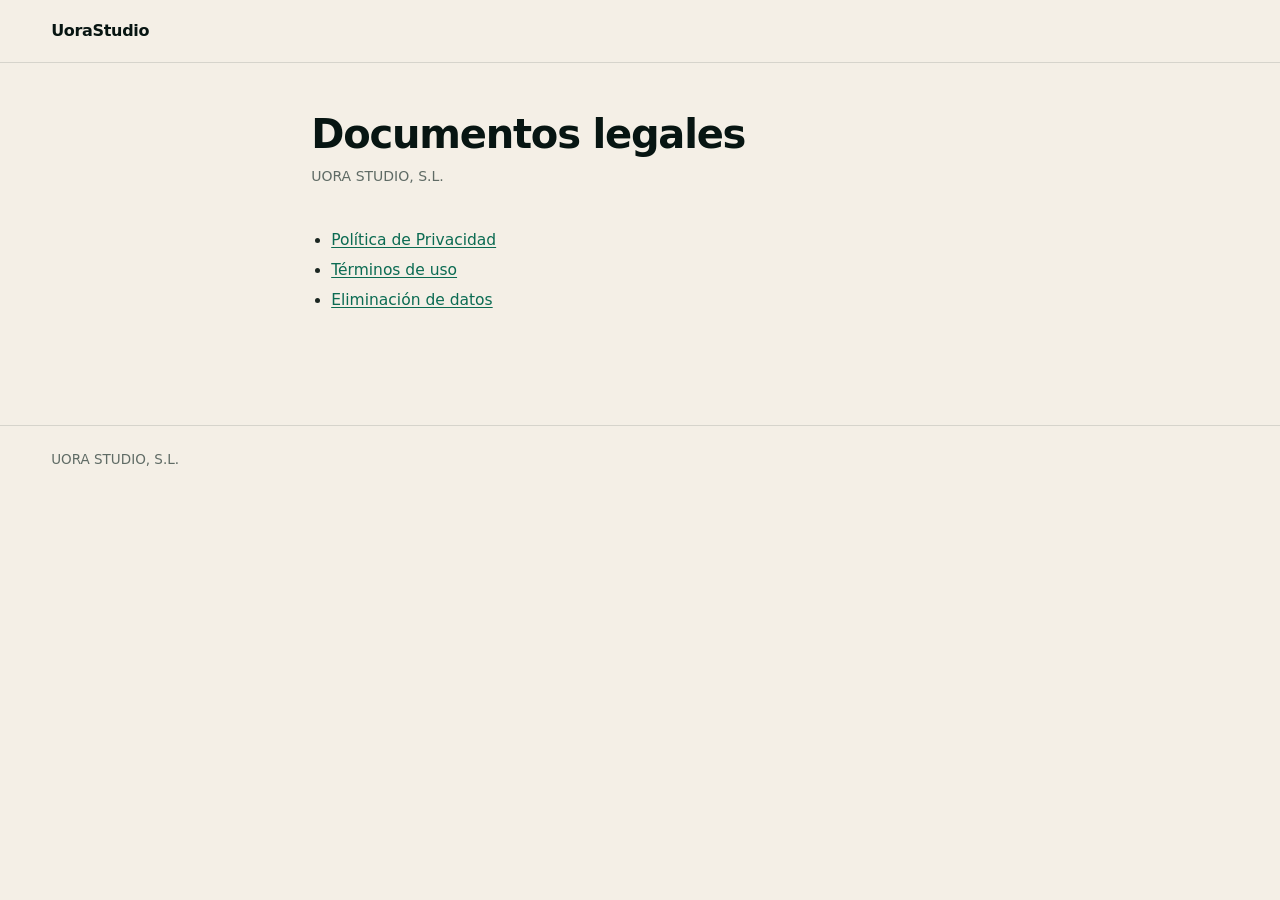
<file: index.html>
<!doctype html>
<html lang="es">
<head>
  <meta charset="utf-8" />
  <meta name="viewport" content="width=device-width, initial-scale=1" />
  <title>Documentos legales · UoraStudio</title>
  <link rel="stylesheet" href="legal/legal.css" />
</head>
<body>
  <header><a href="https://www.uorastudio.com">UoraStudio</a></header>
  <main>
    <h1>Documentos legales</h1>
    <p class="meta">UORA STUDIO, S.L.</p>
    <ul>
      <li><a href="legal/privacidad.html">Política de Privacidad</a></li>
      <li><a href="legal/terminos.html">Términos de uso</a></li>
      <li><a href="legal/eliminacion-de-datos.html">Eliminación de datos</a></li>
    </ul>
  </main>
  <footer>UORA STUDIO, S.L.</footer>
</body>
</html>
</file>
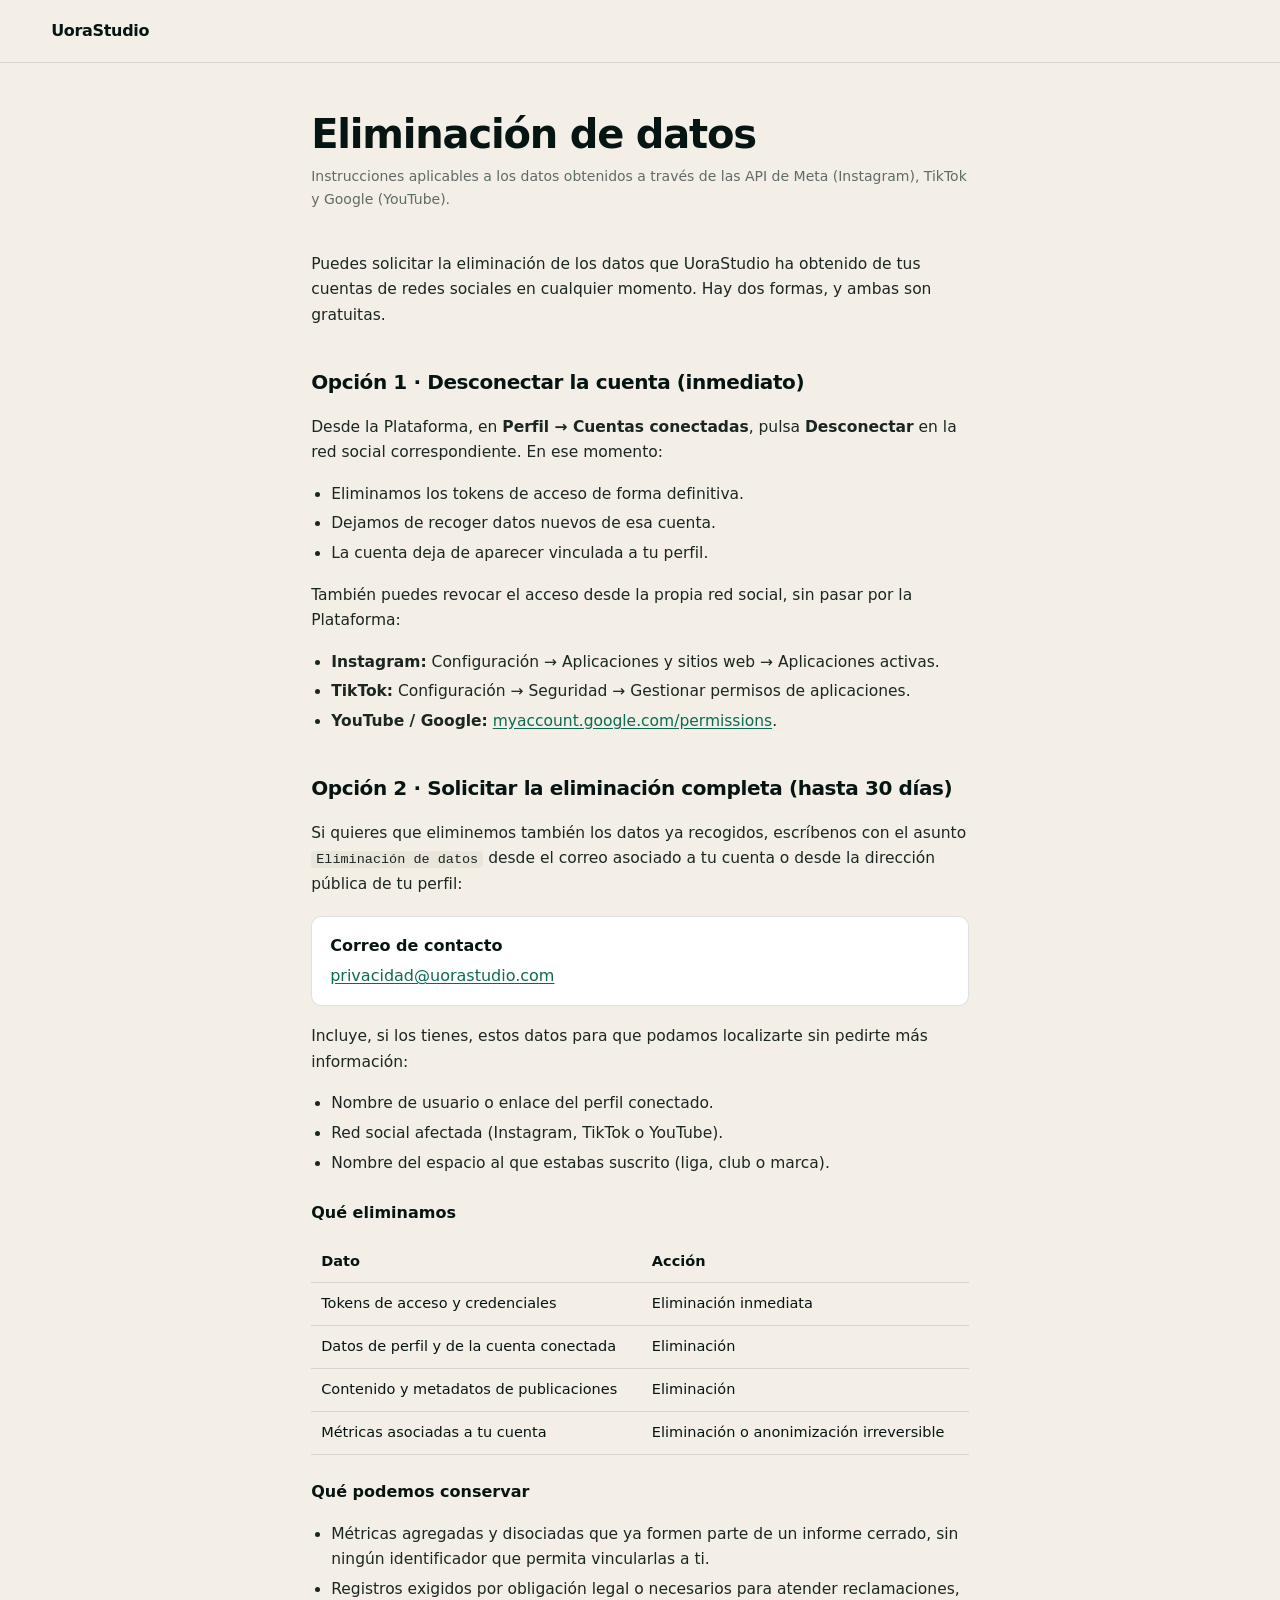
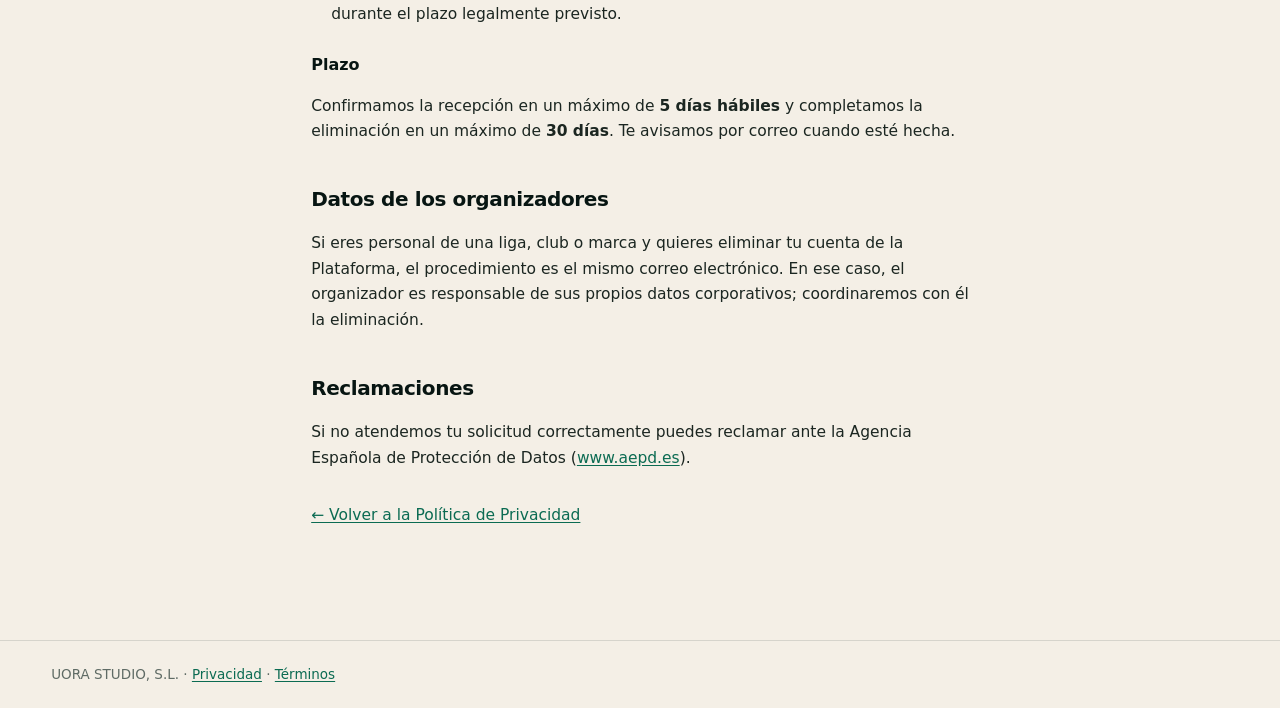
<file: legal/eliminacion-de-datos.html>
<!doctype html>
<html lang="es">
<head>
  <meta charset="utf-8" />
  <meta name="viewport" content="width=device-width, initial-scale=1" />
  <title>Eliminación de datos · UoraStudio</title>
  <meta name="description" content="Cómo solicitar la eliminación de tus datos en UoraStudio, incluidos los datos obtenidos de Instagram, TikTok y YouTube." />
  <link rel="stylesheet" href="legal.css" />
</head>
<body>
  <header><a href="https://www.uorastudio.com">UoraStudio</a></header>
  <main>
    <h1>Eliminación de datos</h1>
    <p class="meta">Instrucciones aplicables a los datos obtenidos a través de las API de Meta (Instagram), TikTok y Google (YouTube).</p>

    <p>Puedes solicitar la eliminación de los datos que UoraStudio ha obtenido de tus cuentas de redes sociales en cualquier momento. Hay dos formas, y ambas son gratuitas.</p>

    <h2>Opción 1 · Desconectar la cuenta (inmediato)</h2>
    <p>Desde la Plataforma, en <strong>Perfil → Cuentas conectadas</strong>, pulsa <strong>Desconectar</strong> en la red social correspondiente. En ese momento:</p>
    <ul>
      <li>Eliminamos los tokens de acceso de forma definitiva.</li>
      <li>Dejamos de recoger datos nuevos de esa cuenta.</li>
      <li>La cuenta deja de aparecer vinculada a tu perfil.</li>
    </ul>
    <p>También puedes revocar el acceso desde la propia red social, sin pasar por la Plataforma:</p>
    <ul>
      <li><strong>Instagram:</strong> Configuración → Aplicaciones y sitios web → Aplicaciones activas.</li>
      <li><strong>TikTok:</strong> Configuración → Seguridad → Gestionar permisos de aplicaciones.</li>
      <li><strong>YouTube / Google:</strong> <a href="https://myaccount.google.com/permissions" rel="noopener" target="_blank">myaccount.google.com/permissions</a>.</li>
    </ul>

    <h2>Opción 2 · Solicitar la eliminación completa (hasta 30 días)</h2>
    <p>Si quieres que eliminemos también los datos ya recogidos, escríbenos con el asunto <code>Eliminación de datos</code> desde el correo asociado a tu cuenta o desde la dirección pública de tu perfil:</p>

    <div class="box">
      <strong>Correo de contacto</strong>
      <a href="mailto:privacidad@uorastudio.com?subject=Eliminaci%C3%B3n%20de%20datos">privacidad@uorastudio.com</a>
    </div>

    <p>Incluye, si los tienes, estos datos para que podamos localizarte sin pedirte más información:</p>
    <ul>
      <li>Nombre de usuario o enlace del perfil conectado.</li>
      <li>Red social afectada (Instagram, TikTok o YouTube).</li>
      <li>Nombre del espacio al que estabas suscrito (liga, club o marca).</li>
    </ul>

    <h3>Qué eliminamos</h3>
    <table>
      <tr><th>Dato</th><th>Acción</th></tr>
      <tr><td>Tokens de acceso y credenciales</td><td>Eliminación inmediata</td></tr>
      <tr><td>Datos de perfil y de la cuenta conectada</td><td>Eliminación</td></tr>
      <tr><td>Contenido y metadatos de publicaciones</td><td>Eliminación</td></tr>
      <tr><td>Métricas asociadas a tu cuenta</td><td>Eliminación o anonimización irreversible</td></tr>
    </table>

    <h3>Qué podemos conservar</h3>
    <ul>
      <li>Métricas agregadas y disociadas que ya formen parte de un informe cerrado, sin ningún identificador que permita vincularlas a ti.</li>
      <li>Registros exigidos por obligación legal o necesarios para atender reclamaciones, durante el plazo legalmente previsto.</li>
    </ul>

    <h3>Plazo</h3>
    <p>Confirmamos la recepción en un máximo de <strong>5 días hábiles</strong> y completamos la eliminación en un máximo de <strong>30 días</strong>. Te avisamos por correo cuando esté hecha.</p>

    <h2>Datos de los organizadores</h2>
    <p>Si eres personal de una liga, club o marca y quieres eliminar tu cuenta de la Plataforma, el procedimiento es el mismo correo electrónico. En ese caso, el organizador es responsable de sus propios datos corporativos; coordinaremos con él la eliminación.</p>

    <h2>Reclamaciones</h2>
    <p>Si no atendemos tu solicitud correctamente puedes reclamar ante la Agencia Española de Protección de Datos (<a href="https://www.aepd.es" rel="noopener" target="_blank">www.aepd.es</a>).</p>

    <p style="margin-top:32px"><a href="privacidad.html">← Volver a la Política de Privacidad</a></p>
  </main>
  <footer>UORA STUDIO, S.L. · <a href="privacidad.html">Privacidad</a> · <a href="terminos.html">Términos</a></footer>
</body>
</html>
</file>
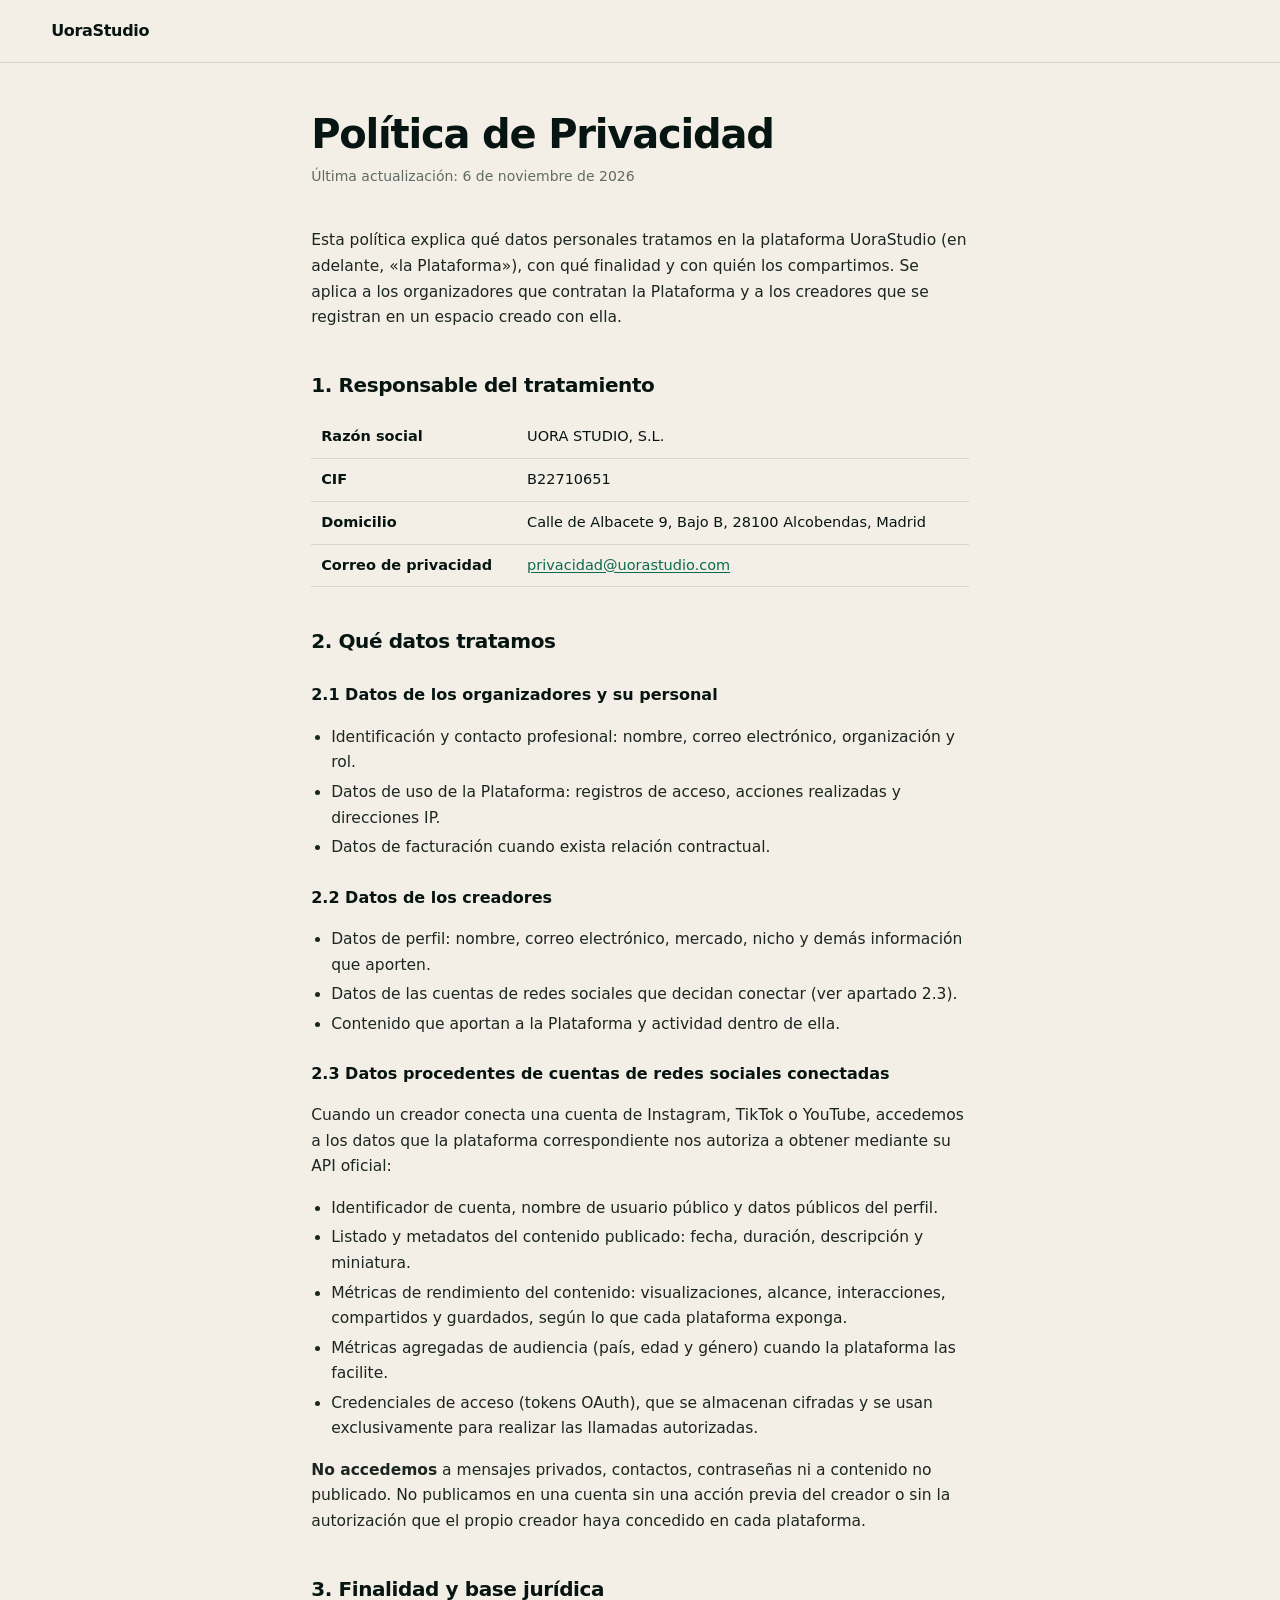
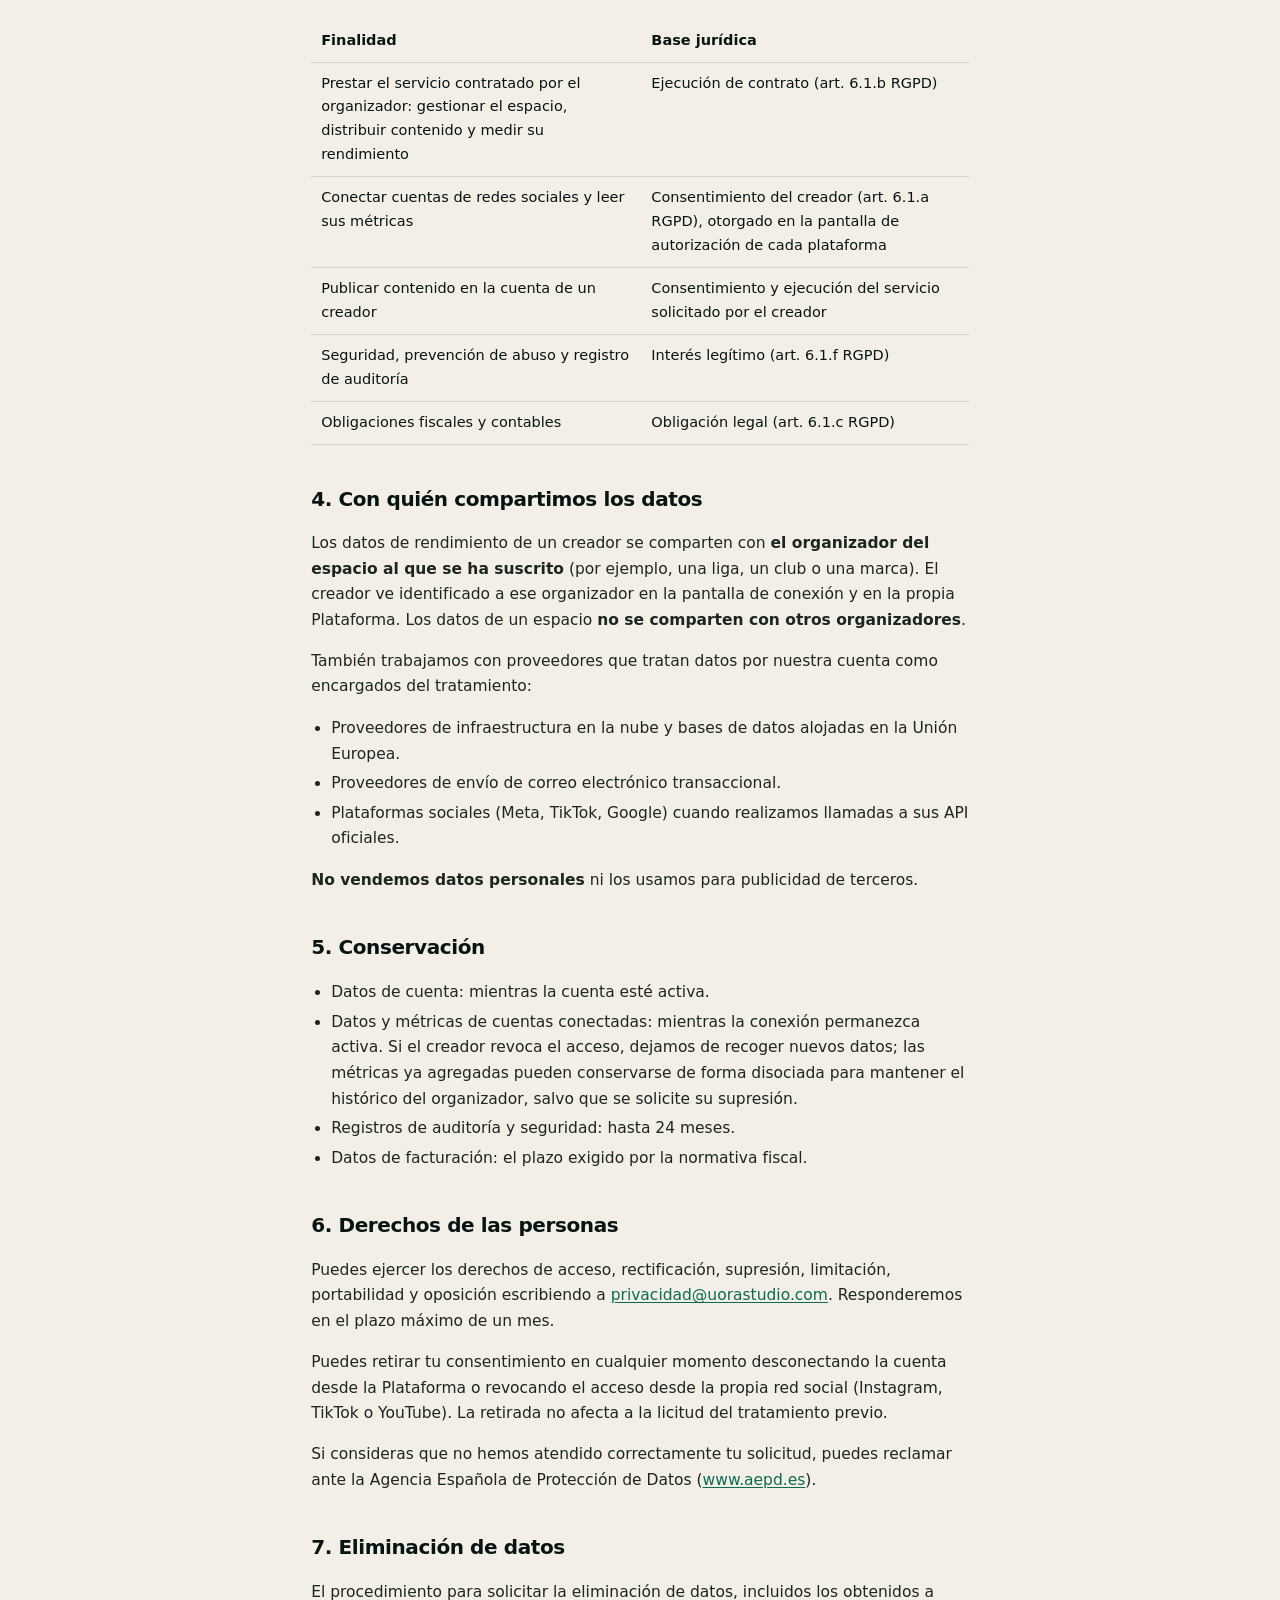
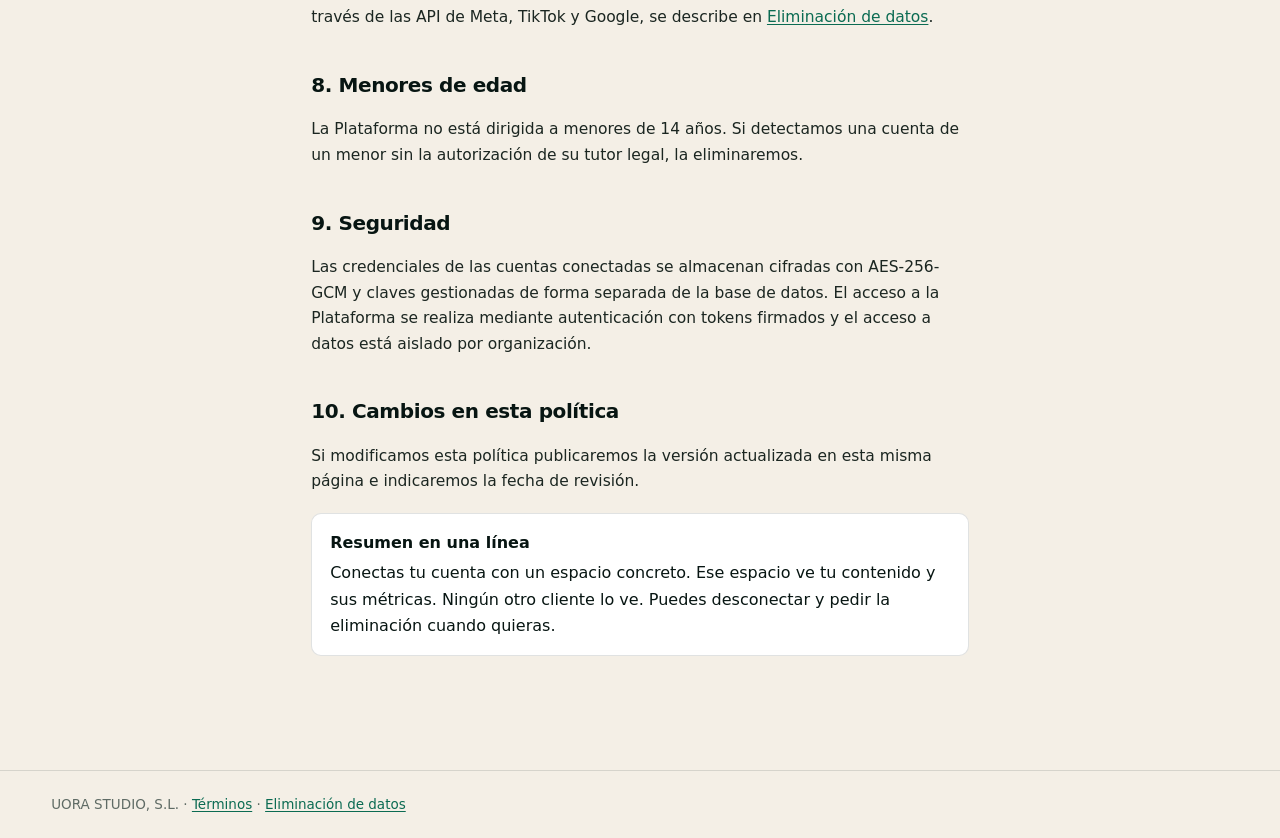
<file: legal/privacidad.html>
<!doctype html>
<html lang="es">
<head>
  <meta charset="utf-8" />
  <meta name="viewport" content="width=device-width, initial-scale=1" />
  <title>Política de Privacidad · UoraStudio</title>
  <meta name="description" content="Cómo trata UoraStudio los datos personales, incluidos los datos de cuentas de redes sociales conectadas." />
  <link rel="stylesheet" href="legal.css" />
</head>
<body>
  <header><a href="https://www.uorastudio.com">UoraStudio</a></header>
  <main>
    <h1>Política de Privacidad</h1>
    <p class="meta">Última actualización: <span data-legal="updated">6 de noviembre de 2026</span></p>

    <p>Esta política explica qué datos personales tratamos en la plataforma UoraStudio (en adelante, «la Plataforma»), con qué finalidad y con quién los compartimos. Se aplica a los organizadores que contratan la Plataforma y a los creadores que se registran en un espacio creado con ella.</p>

    <h2>1. Responsable del tratamiento</h2>
    <table>
      <tr><th>Razón social</th><td>UORA STUDIO, S.L.</td></tr>
      <tr><th>CIF</th><td>B22710651</td></tr>
      <tr><th>Domicilio</th><td>Calle de Albacete 9, Bajo B, 28100 Alcobendas, Madrid</td></tr>
      <tr><th>Correo de privacidad</th><td><a href="mailto:privacidad@uorastudio.com">privacidad@uorastudio.com</a></td></tr>
    </table>

    <h2>2. Qué datos tratamos</h2>
    <h3>2.1 Datos de los organizadores y su personal</h3>
    <ul>
      <li>Identificación y contacto profesional: nombre, correo electrónico, organización y rol.</li>
      <li>Datos de uso de la Plataforma: registros de acceso, acciones realizadas y direcciones IP.</li>
      <li>Datos de facturación cuando exista relación contractual.</li>
    </ul>

    <h3>2.2 Datos de los creadores</h3>
    <ul>
      <li>Datos de perfil: nombre, correo electrónico, mercado, nicho y demás información que aporten.</li>
      <li>Datos de las cuentas de redes sociales que decidan conectar (ver apartado 2.3).</li>
      <li>Contenido que aportan a la Plataforma y actividad dentro de ella.</li>
    </ul>

    <h3>2.3 Datos procedentes de cuentas de redes sociales conectadas</h3>
    <p>Cuando un creador conecta una cuenta de Instagram, TikTok o YouTube, accedemos a los datos que la plataforma correspondiente nos autoriza a obtener mediante su API oficial:</p>
    <ul>
      <li>Identificador de cuenta, nombre de usuario público y datos públicos del perfil.</li>
      <li>Listado y metadatos del contenido publicado: fecha, duración, descripción y miniatura.</li>
      <li>Métricas de rendimiento del contenido: visualizaciones, alcance, interacciones, compartidos y guardados, según lo que cada plataforma exponga.</li>
      <li>Métricas agregadas de audiencia (país, edad y género) cuando la plataforma las facilite.</li>
      <li>Credenciales de acceso (tokens OAuth), que se almacenan cifradas y se usan exclusivamente para realizar las llamadas autorizadas.</li>
    </ul>
    <p><strong>No accedemos</strong> a mensajes privados, contactos, contraseñas ni a contenido no publicado. No publicamos en una cuenta sin una acción previa del creador o sin la autorización que el propio creador haya concedido en cada plataforma.</p>

    <h2>3. Finalidad y base jurídica</h2>
    <table>
      <tr><th>Finalidad</th><th>Base jurídica</th></tr>
      <tr><td>Prestar el servicio contratado por el organizador: gestionar el espacio, distribuir contenido y medir su rendimiento</td><td>Ejecución de contrato (art. 6.1.b RGPD)</td></tr>
      <tr><td>Conectar cuentas de redes sociales y leer sus métricas</td><td>Consentimiento del creador (art. 6.1.a RGPD), otorgado en la pantalla de autorización de cada plataforma</td></tr>
      <tr><td>Publicar contenido en la cuenta de un creador</td><td>Consentimiento y ejecución del servicio solicitado por el creador</td></tr>
      <tr><td>Seguridad, prevención de abuso y registro de auditoría</td><td>Interés legítimo (art. 6.1.f RGPD)</td></tr>
      <tr><td>Obligaciones fiscales y contables</td><td>Obligación legal (art. 6.1.c RGPD)</td></tr>
    </table>

    <h2>4. Con quién compartimos los datos</h2>
    <p>Los datos de rendimiento de un creador se comparten con <strong>el organizador del espacio al que se ha suscrito</strong> (por ejemplo, una liga, un club o una marca). El creador ve identificado a ese organizador en la pantalla de conexión y en la propia Plataforma. Los datos de un espacio <strong>no se comparten con otros organizadores</strong>.</p>
    <p>También trabajamos con proveedores que tratan datos por nuestra cuenta como encargados del tratamiento:</p>
    <ul>
      <li>Proveedores de infraestructura en la nube y bases de datos alojadas en la Unión Europea.</li>
      <li>Proveedores de envío de correo electrónico transaccional.</li>
      <li>Plataformas sociales (Meta, TikTok, Google) cuando realizamos llamadas a sus API oficiales.</li>
    </ul>
    <p><strong>No vendemos datos personales</strong> ni los usamos para publicidad de terceros.</p>

    <h2>5. Conservación</h2>
    <ul>
      <li>Datos de cuenta: mientras la cuenta esté activa.</li>
      <li>Datos y métricas de cuentas conectadas: mientras la conexión permanezca activa. Si el creador revoca el acceso, dejamos de recoger nuevos datos; las métricas ya agregadas pueden conservarse de forma disociada para mantener el histórico del organizador, salvo que se solicite su supresión.</li>
      <li>Registros de auditoría y seguridad: hasta 24 meses.</li>
      <li>Datos de facturación: el plazo exigido por la normativa fiscal.</li>
    </ul>

    <h2>6. Derechos de las personas</h2>
    <p>Puedes ejercer los derechos de acceso, rectificación, supresión, limitación, portabilidad y oposición escribiendo a <a href="mailto:privacidad@uorastudio.com">privacidad@uorastudio.com</a>. Responderemos en el plazo máximo de un mes.</p>
    <p>Puedes retirar tu consentimiento en cualquier momento desconectando la cuenta desde la Plataforma o revocando el acceso desde la propia red social (Instagram, TikTok o YouTube). La retirada no afecta a la licitud del tratamiento previo.</p>
    <p>Si consideras que no hemos atendido correctamente tu solicitud, puedes reclamar ante la Agencia Española de Protección de Datos (<a href="https://www.aepd.es" rel="noopener" target="_blank">www.aepd.es</a>).</p>

    <h2>7. Eliminación de datos</h2>
    <p>El procedimiento para solicitar la eliminación de datos, incluidos los obtenidos a través de las API de Meta, TikTok y Google, se describe en <a href="eliminacion-de-datos.html">Eliminación de datos</a>.</p>

    <h2>8. Menores de edad</h2>
    <p>La Plataforma no está dirigida a menores de 14 años. Si detectamos una cuenta de un menor sin la autorización de su tutor legal, la eliminaremos.</p>

    <h2>9. Seguridad</h2>
    <p>Las credenciales de las cuentas conectadas se almacenan cifradas con AES-256-GCM y claves gestionadas de forma separada de la base de datos. El acceso a la Plataforma se realiza mediante autenticación con tokens firmados y el acceso a datos está aislado por organización.</p>

    <h2>10. Cambios en esta política</h2>
    <p>Si modificamos esta política publicaremos la versión actualizada en esta misma página e indicaremos la fecha de revisión.</p>

    <div class="box">
      <strong>Resumen en una línea</strong>
      Conectas tu cuenta con un espacio concreto. Ese espacio ve tu contenido y sus métricas. Ningún otro cliente lo ve. Puedes desconectar y pedir la eliminación cuando quieras.
    </div>
  </main>
  <footer>UORA STUDIO, S.L. · <a href="terminos.html">Términos</a> · <a href="eliminacion-de-datos.html">Eliminación de datos</a></footer>
</body>
</html>
</file>
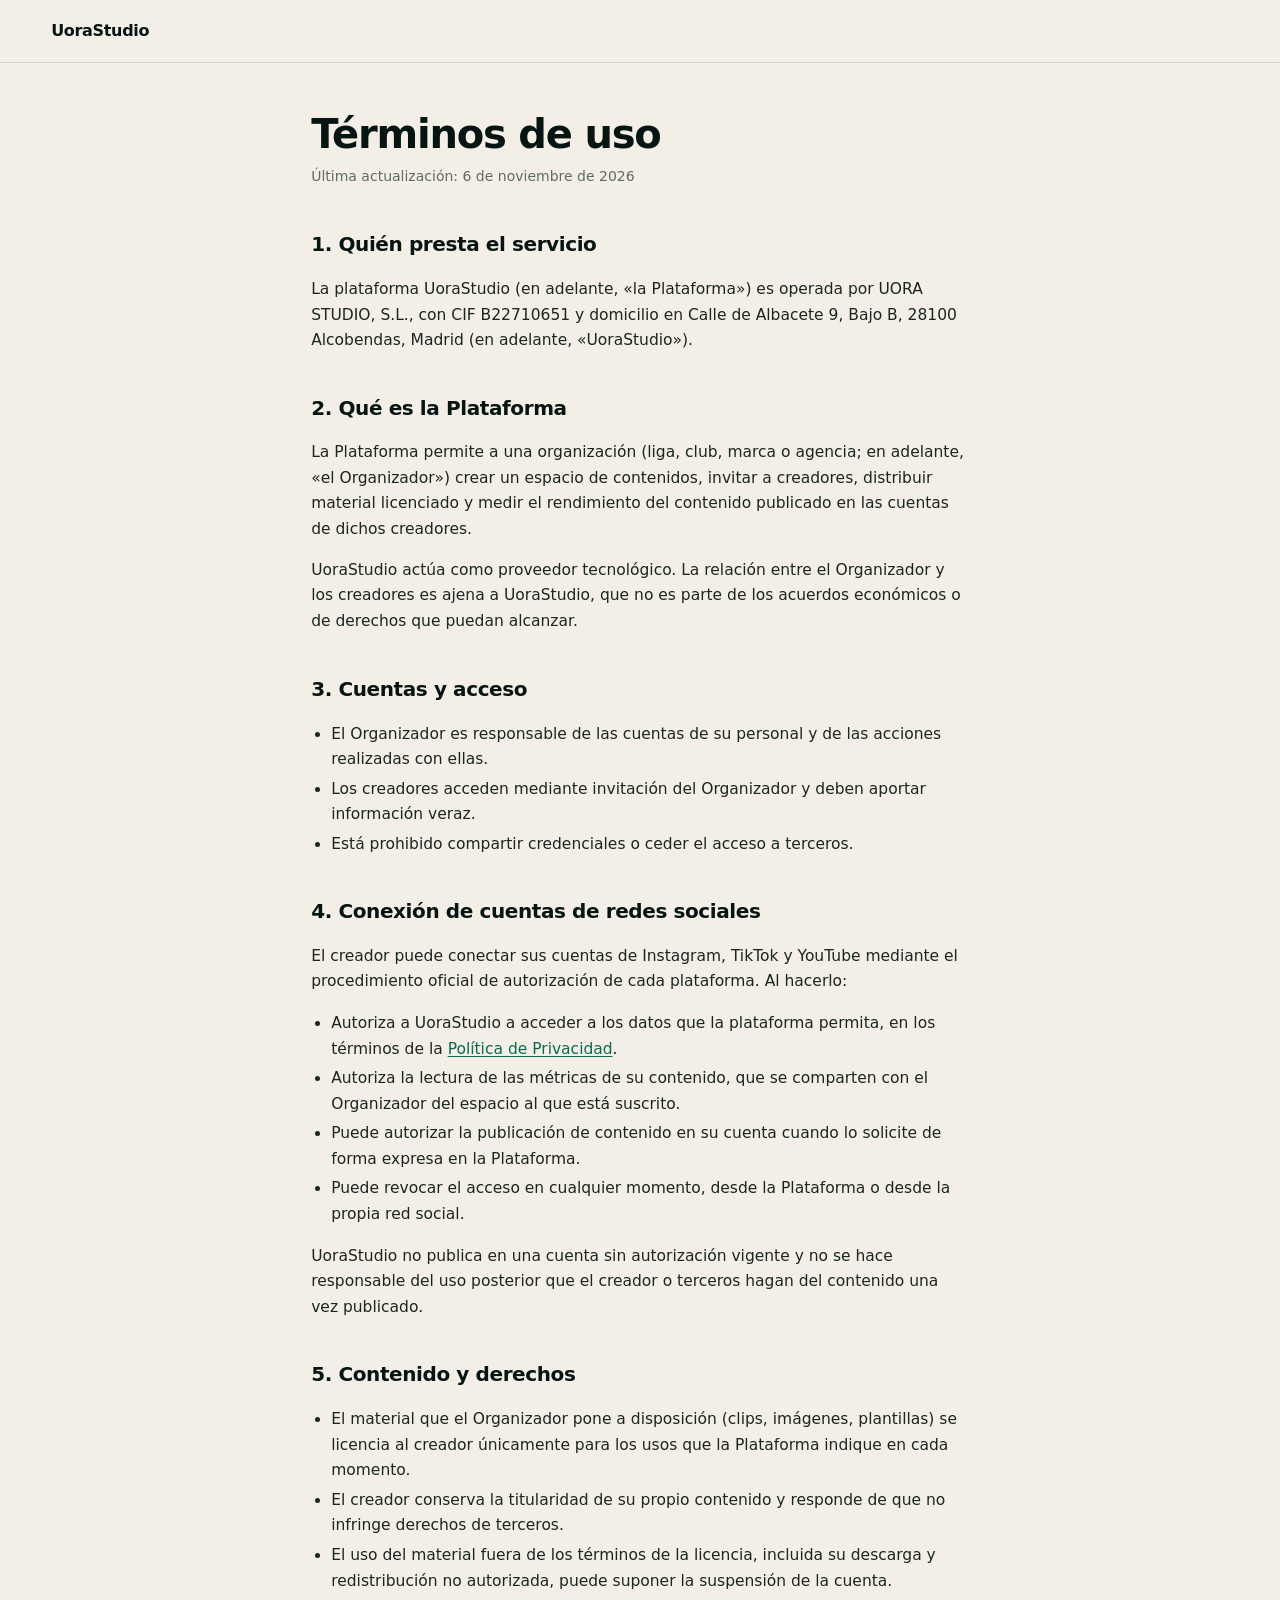
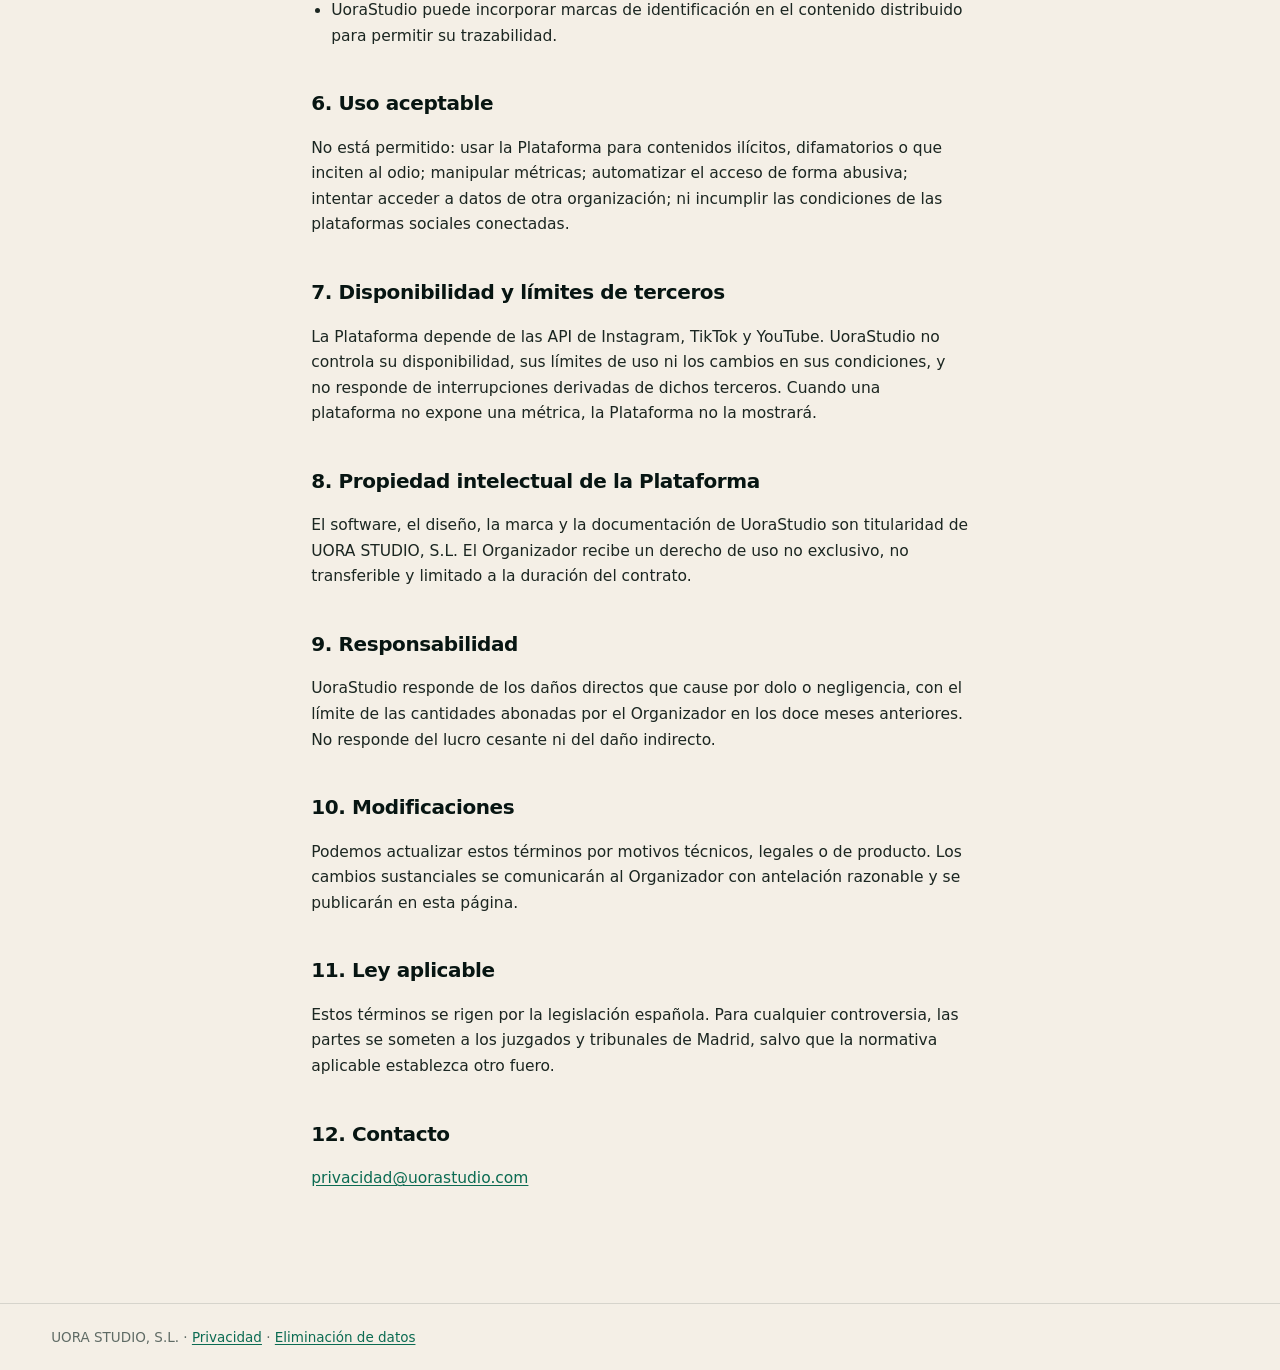
<file: legal/terminos.html>
<!doctype html>
<html lang="es">
<head>
  <meta charset="utf-8" />
  <meta name="viewport" content="width=device-width, initial-scale=1" />
  <title>Términos de uso · UoraStudio</title>
  <meta name="description" content="Condiciones de uso de la plataforma UoraStudio." />
  <link rel="stylesheet" href="legal.css" />
</head>
<body>
  <header><a href="https://www.uorastudio.com">UoraStudio</a></header>
  <main>
    <h1>Términos de uso</h1>
    <p class="meta">Última actualización: <span data-legal="updated">6 de noviembre de 2026</span></p>

    <h2>1. Quién presta el servicio</h2>
    <p>La plataforma UoraStudio (en adelante, «la Plataforma») es operada por UORA STUDIO, S.L., con CIF B22710651 y domicilio en Calle de Albacete 9, Bajo B, 28100 Alcobendas, Madrid (en adelante, «UoraStudio»).</p>

    <h2>2. Qué es la Plataforma</h2>
    <p>La Plataforma permite a una organización (liga, club, marca o agencia; en adelante, «el Organizador») crear un espacio de contenidos, invitar a creadores, distribuir material licenciado y medir el rendimiento del contenido publicado en las cuentas de dichos creadores.</p>
    <p>UoraStudio actúa como proveedor tecnológico. La relación entre el Organizador y los creadores es ajena a UoraStudio, que no es parte de los acuerdos económicos o de derechos que puedan alcanzar.</p>

    <h2>3. Cuentas y acceso</h2>
    <ul>
      <li>El Organizador es responsable de las cuentas de su personal y de las acciones realizadas con ellas.</li>
      <li>Los creadores acceden mediante invitación del Organizador y deben aportar información veraz.</li>
      <li>Está prohibido compartir credenciales o ceder el acceso a terceros.</li>
    </ul>

    <h2>4. Conexión de cuentas de redes sociales</h2>
    <p>El creador puede conectar sus cuentas de Instagram, TikTok y YouTube mediante el procedimiento oficial de autorización de cada plataforma. Al hacerlo:</p>
    <ul>
      <li>Autoriza a UoraStudio a acceder a los datos que la plataforma permita, en los términos de la <a href="privacidad.html">Política de Privacidad</a>.</li>
      <li>Autoriza la lectura de las métricas de su contenido, que se comparten con el Organizador del espacio al que está suscrito.</li>
      <li>Puede autorizar la publicación de contenido en su cuenta cuando lo solicite de forma expresa en la Plataforma.</li>
      <li>Puede revocar el acceso en cualquier momento, desde la Plataforma o desde la propia red social.</li>
    </ul>
    <p>UoraStudio no publica en una cuenta sin autorización vigente y no se hace responsable del uso posterior que el creador o terceros hagan del contenido una vez publicado.</p>

    <h2>5. Contenido y derechos</h2>
    <ul>
      <li>El material que el Organizador pone a disposición (clips, imágenes, plantillas) se licencia al creador únicamente para los usos que la Plataforma indique en cada momento.</li>
      <li>El creador conserva la titularidad de su propio contenido y responde de que no infringe derechos de terceros.</li>
      <li>El uso del material fuera de los términos de la licencia, incluida su descarga y redistribución no autorizada, puede suponer la suspensión de la cuenta.</li>
      <li>UoraStudio puede incorporar marcas de identificación en el contenido distribuido para permitir su trazabilidad.</li>
    </ul>

    <h2>6. Uso aceptable</h2>
    <p>No está permitido: usar la Plataforma para contenidos ilícitos, difamatorios o que inciten al odio; manipular métricas; automatizar el acceso de forma abusiva; intentar acceder a datos de otra organización; ni incumplir las condiciones de las plataformas sociales conectadas.</p>

    <h2>7. Disponibilidad y límites de terceros</h2>
    <p>La Plataforma depende de las API de Instagram, TikTok y YouTube. UoraStudio no controla su disponibilidad, sus límites de uso ni los cambios en sus condiciones, y no responde de interrupciones derivadas de dichos terceros. Cuando una plataforma no expone una métrica, la Plataforma no la mostrará.</p>

    <h2>8. Propiedad intelectual de la Plataforma</h2>
    <p>El software, el diseño, la marca y la documentación de UoraStudio son titularidad de UORA STUDIO, S.L. El Organizador recibe un derecho de uso no exclusivo, no transferible y limitado a la duración del contrato.</p>

    <h2>9. Responsabilidad</h2>
    <p>UoraStudio responde de los daños directos que cause por dolo o negligencia, con el límite de las cantidades abonadas por el Organizador en los doce meses anteriores. No responde del lucro cesante ni del daño indirecto.</p>

    <h2>10. Modificaciones</h2>
    <p>Podemos actualizar estos términos por motivos técnicos, legales o de producto. Los cambios sustanciales se comunicarán al Organizador con antelación razonable y se publicarán en esta página.</p>

    <h2>11. Ley aplicable</h2>
    <p>Estos términos se rigen por la legislación española. Para cualquier controversia, las partes se someten a los juzgados y tribunales de Madrid, salvo que la normativa aplicable establezca otro fuero.</p>

    <h2>12. Contacto</h2>
    <p><a href="mailto:privacidad@uorastudio.com">privacidad@uorastudio.com</a></p>
  </main>
  <footer>UORA STUDIO, S.L. · <a href="privacidad.html">Privacidad</a> · <a href="eliminacion-de-datos.html">Eliminación de datos</a></footer>
</body>
</html>
</file>
<file: legal/legal.css>
:root{
  --black:#071512;--paper:#f4efe6;--lime:#c6ff4a;--aqua:#38e8c6;
  --text-gray:#5f6b65;--line:rgba(7,21,18,.12);
  --body:"Inter",system-ui,"Helvetica Neue",Helvetica,Arial,sans-serif
}
*{box-sizing:border-box}
body{margin:0;background:var(--paper);color:var(--black);font-family:var(--body);line-height:1.65;-webkit-font-smoothing:antialiased}
header{border-bottom:1px solid var(--line);padding:18px clamp(18px,4vw,56px)}
header a{display:inline-flex;align-items:center;gap:10px;text-decoration:none;color:var(--black);font-weight:700;letter-spacing:-.02em}
main{max-width:760px;margin:0 auto;padding:var(--pad,48px) clamp(18px,4vw,56px) 96px}
h1{font-size:clamp(28px,4vw,40px);line-height:1.15;letter-spacing:-.03em;margin:0 0 8px}
.meta{color:var(--text-gray);font-size:14px;margin:0 0 40px}
h2{font-size:20px;letter-spacing:-.02em;margin:38px 0 10px}
h3{font-size:16px;margin:24px 0 6px}
p,li{font-size:15.5px;color:#1b2621}
ul{padding-left:20px}
li{margin:4px 0}
a{color:#0b6b52;text-underline-offset:2px}
table{width:100%;border-collapse:collapse;margin:14px 0;font-size:14.5px}
th,td{text-align:left;padding:9px 10px;border-bottom:1px solid var(--line);vertical-align:top}
th{font-weight:700}
.box{background:#fff;border:1px solid var(--line);border-radius:10px;padding:16px 18px;margin:18px 0}
.box strong{display:block;margin-bottom:4px}
footer{border-top:1px solid var(--line);padding:22px clamp(18px,4vw,56px);color:var(--text-gray);font-size:13.5px}
code{background:#eae5db;padding:1px 5px;border-radius:4px;font-size:13.5px}
</file>
